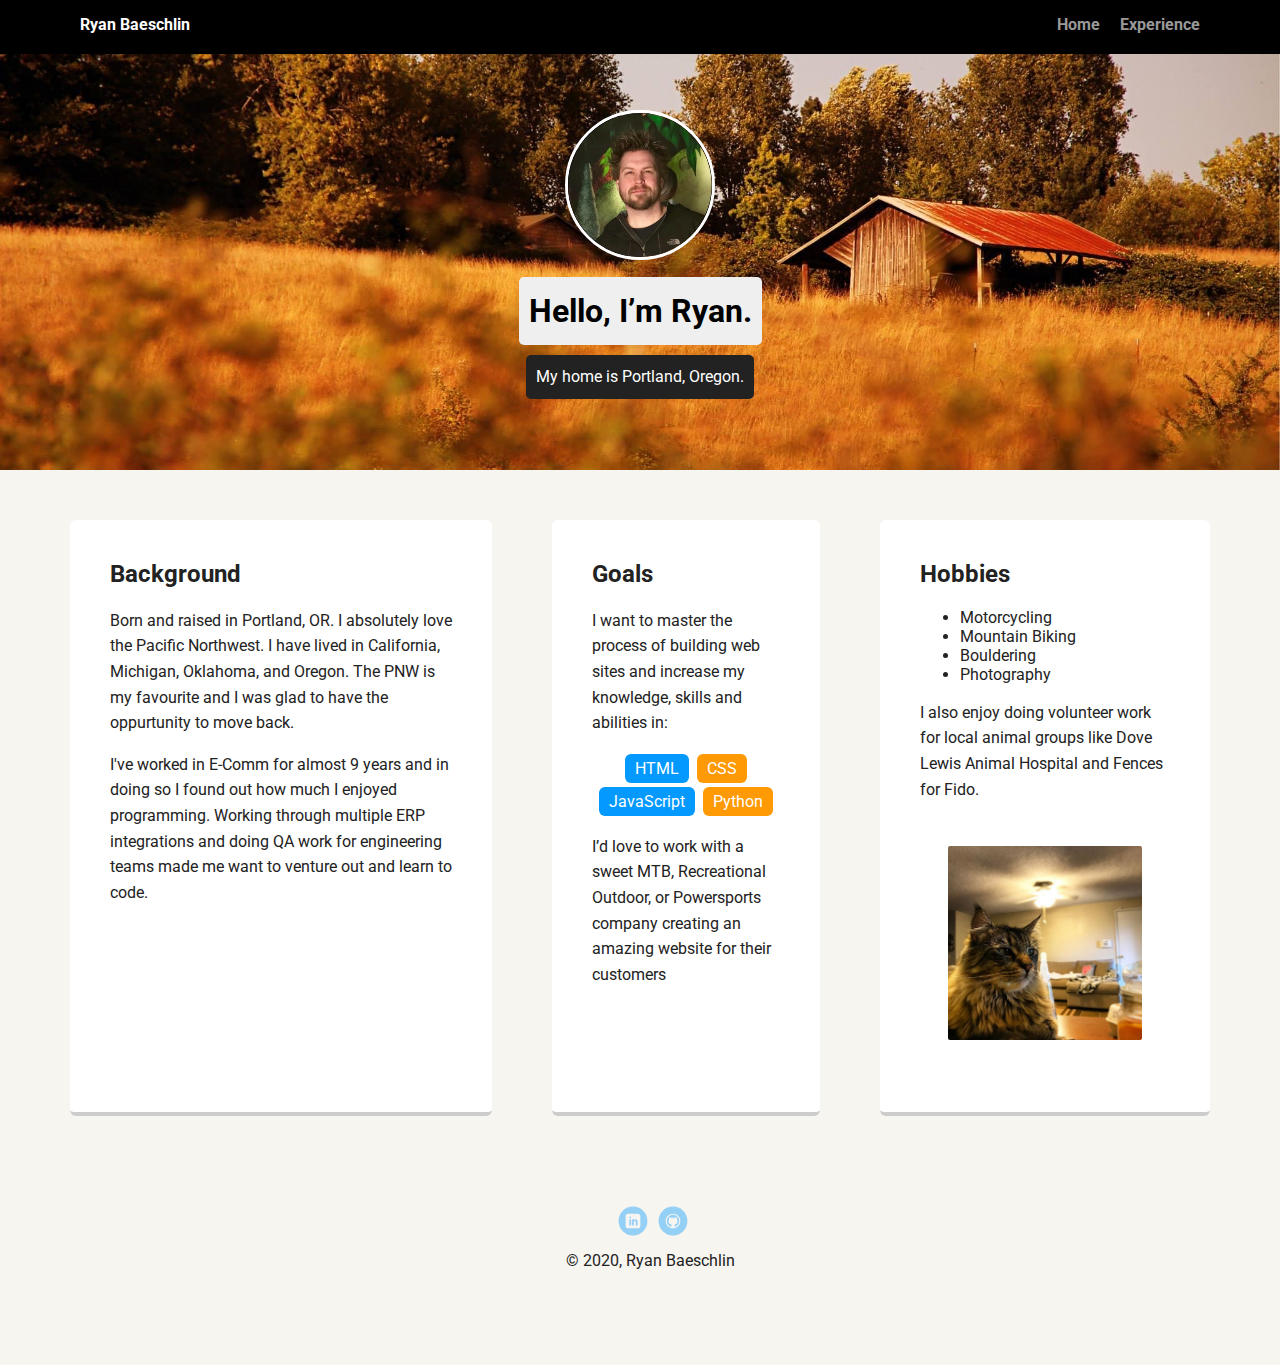
<file: portfolio_update_v1/index.html>
<!doctype html>
<html lang="en">
<head>
  <meta charset="utf-8">
  <title>Ryan Baeschlin's Profile</title>
  <meta name="viewport" content="width=device-width, initial-scale=1.0">
  <link rel="stylesheet" href="styles.css">
  <link href="https://fonts.googleapis.com/css?family=Muli%7CRoboto:400,300,500,700,900" rel="stylesheet"></head>
  <body>

    <nav class="main-nav">
        <ul class="nav">
          <li class="name">Ryan Baeschlin</li>
          <li><a href="index.html">Home</a></li>
          <li><a href="pages/experience.html">Experience</a></li>
        </ul>
      </nav>

    <header>
      <img src="images/rb-pic.jpg" alt="Photo of Ryan Baeschlin" class="profile-image">
      <h1 class="tag name">Hello, I’m Ryan.</h1>
      <p class="tag location">My home is Portland, Oregon.</p>
    </header>

    <main class="flex">
      <article class="card">
        <h2>Background</h2>
        <p>Born and raised in Portland, OR.  I absolutely love the Pacific Northwest.  I have lived in California, Michigan, Oklahoma, and Oregon.  The PNW is my favourite and I was glad to have the oppurtunity to move back.</p>
        <p>I've worked in E-Comm for almost 9 years and in doing so I found out how much I enjoyed programming.  Working through multiple ERP integrations and doing QA work for engineering teams made me want to venture out and learn to code.</p>
      </article> 

      <article class="card">
        <h2>Goals</h2>
        <p>I want to master the process of building web sites and increase my knowledge, skills and abilities in:</p>
        <ul class="skills">
          <li>HTML</li>
          <li>CSS</li>
          <li>JavaScript</li>
          <li>Python</li>
        </ul>
        <p>I’d love to work with a sweet MTB, Recreational Outdoor, or Powersports company creating an amazing website for their customers</p>
      </article>
      
      <article class="card">
        <h2>Hobbies</h2>
        <ul>
          <li>Motorcycling</li>
          <li>Mountain Biking</li>
          <li>Bouldering</li>
          <li>Photography</li>
        </ul>
        <p>I also enjoy doing volunteer work for local animal groups like Dove Lewis Animal Hospital and Fences for Fido.</p>
        <img src="images/teddy.jpeg" alt="Photo of Ryan's pet" class="hobbies-image">
      </article>

    </main>
    <footer>
      <ul>
        <li><a href="https://www.linkedin.com/in/ryan-baeschlin/" target="_blank" class="social linkedin">LinkedIn</a></li>
        <li><a href="https://github.com/rbaeschlin" target="_blank" class="social github">Github</a></li>
      </ul>
      <p class="copyright">&copy; 2020, Ryan Baeschlin</p>
    </footer>
  </body>
  </html>
</file>
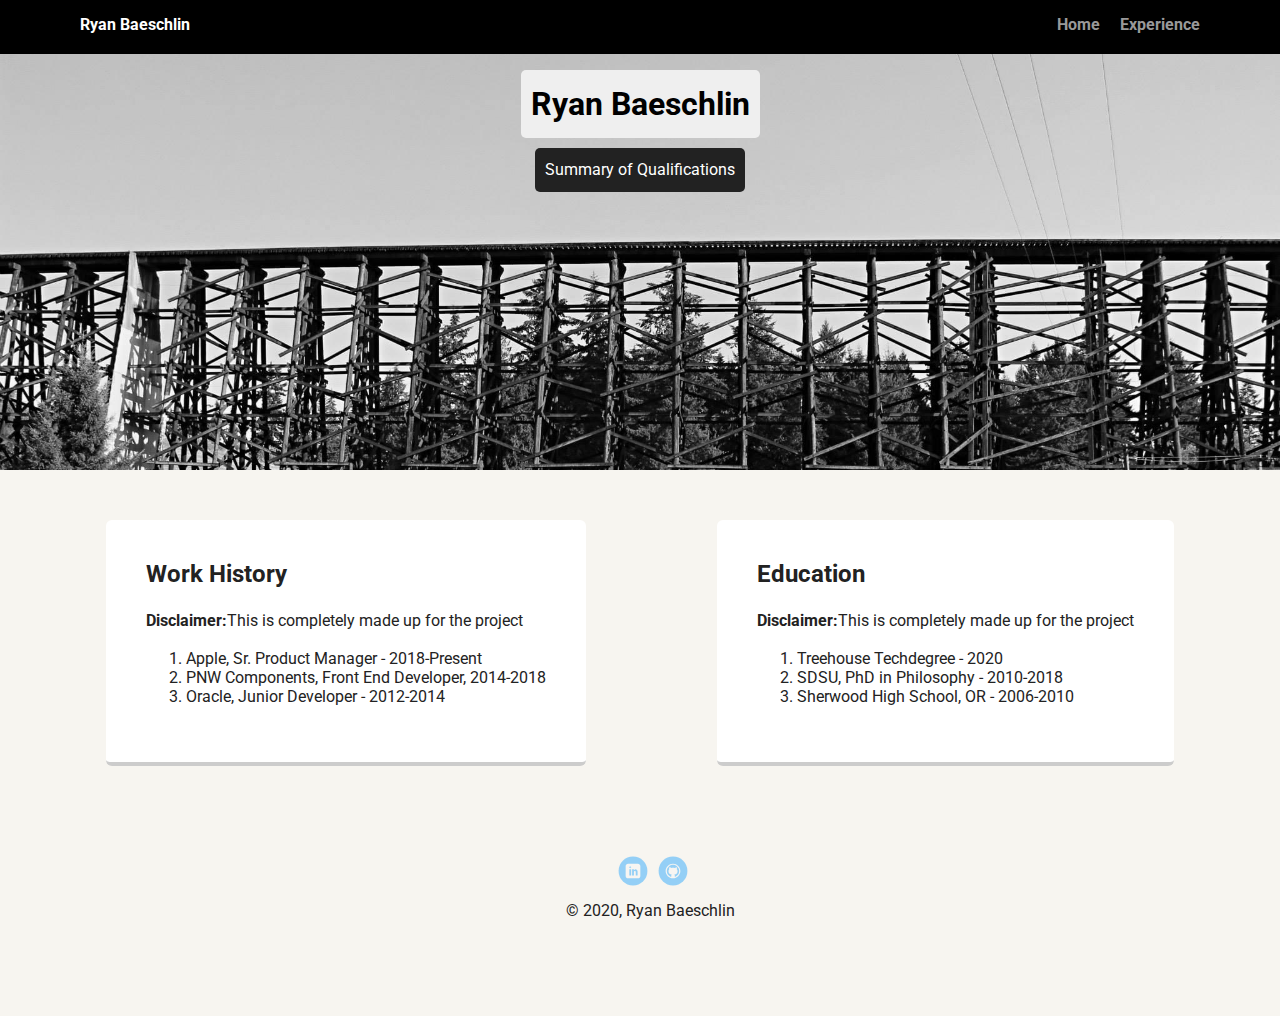
<file: portfolio_update_v1/pages/experience.html>
<!DOCTYPE html>
<html lang="en">
<head>
    <meta charset="UTF-8">
    <meta name="viewport" content="width=device-width, initial-scale=1.0">
    <title>Ryan Baeschlin's Experience</title>
    <link rel="stylesheet" href="../styles.css">
    <link href="https://fonts.googleapis.com/css?family=Muli%7CRoboto:400,300,500,700,900" rel="stylesheet"></head>
</head>
<body>
    <nav class="main-nav">
        <ul class="nav">
          <li class="name">Ryan Baeschlin</li>
          <li><a href="../index.html">Home</a></li>
          <li><a href="experience.html">Experience</a></li>
        </ul>
      </nav>

    <header class="experience-header">
      <h1 class="tag name">Ryan Baeschlin</h1>
      <p class="tag location">Summary of Qualifications</p>
      </header>
    <main class="flex">
      <article class="card">
        <h2>Work History</h2>
        <p><strong>Disclaimer:</strong>This is completely made up for the project</p>
        <ol>
          <li>Apple, Sr. Product Manager - 2018-Present</li>
          <li>PNW Components, Front End Developer, 2014-2018</li>
          <li>Oracle, Junior Developer - 2012-2014</li>
        </ol>
      </article>

      <article class="card">
        <h2>Education</h2>
        <p><strong>Disclaimer:</strong>This is completely made up for the project</p>
        <ol>
          <li>Treehouse Techdegree - 2020</li>
          <li>SDSU, PhD in Philosophy - 2010-2018</li>
          <li>Sherwood High School, OR - 2006-2010</li>
        </ol>
      </article>

    </main>
</body>
<footer>
    <ul>
      <li><a href="https://www.linkedin.com/in/ryan-baeschlin/" target="_blank" class="social linkedin">LinkedIn</a></li>
      <li><a href="https://github.com/rbaeschlin" target="_blank" class="social github">Github</a></li>
    </ul>
    <p class="copyright">&copy; 2020, Ryan Baeschlin</p>
  </footer>
</html>
</file>
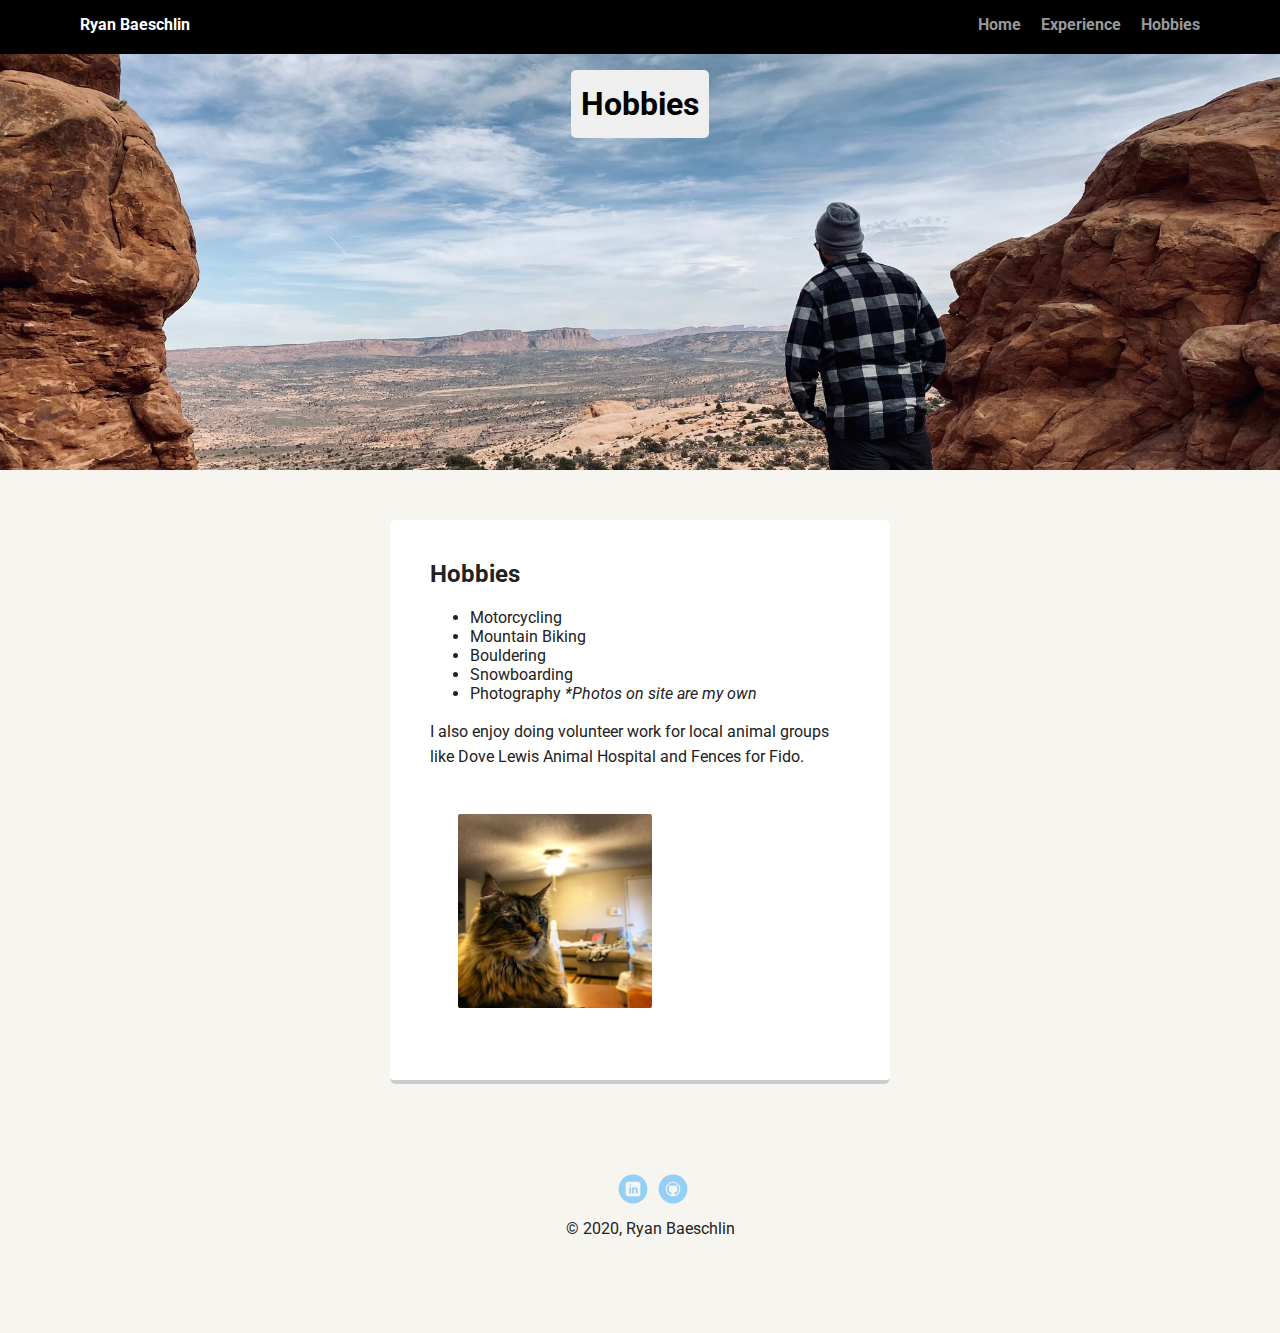
<file: portfolio_update_v1/pages/hobbies.html>
<!DOCTYPE html>
<html lang="en">
<head>
    <meta charset="UTF-8">
    <meta name="viewport" content="width=device-width, initial-scale=1.0">
    <title>Ryan Baeschlin's Hobbies</title>
    <link rel="stylesheet" href="../styles.css">
    <link href="https://fonts.googleapis.com/css?family=Muli%7CRoboto:400,300,500,700,900" rel="stylesheet">
</head>

<body>
    <nav class="main-nav">
        <ul class="nav">
          <li class="name">Ryan Baeschlin</li>
          <li><a href="../index.html">Home</a></li>
          <li><a href="experience.html">Experience</a></li>
          <li><a href="hobbies.html">Hobbies</a></li>
        </ul>
    </nav>

    <header class="hobbies-header">
        <h1 class="tag name">Hobbies</h1>
    </header>

    <main class="flex">
      <article class="card">
        <h2>Hobbies</h2>
        <ul>
          <li>Motorcycling</li>
          <li>Mountain Biking</li>
          <li>Bouldering</li>
          <li>Snowboarding</li>
          <li>Photography<em> *Photos on site are my own</em></li>
        </ul>
        <p>I also enjoy doing volunteer work for local animal groups like Dove Lewis Animal Hospital and Fences for Fido.</p>
        <img src="../images/teddy.jpeg" alt="Photo of Ryan's pet" class="hobbies-image">
      </article>
    </main>     
    <footer>
        <ul>
            <li><a href="https://www.linkedin.com/in/ryan-baeschlin/" target="_blank" class="social linkedin">LinkedIn</a></li>
            <li><a href="https://github.com/rbaeschlin" target="_blank" class="social github">Github</a></li>
        </ul>
        <p class="copyright">&copy; 2020, Ryan Baeschlin</p>
    </footer>     
</body>
</html>
</file>
<file: portfolio_update_v1/styles.css>
/* Global Layout Set-up */
* { 
  box-sizing: border-box;
}
  
body {
  margin: 0;
  padding: 0;
  text-align: center;
  font-family: 'Roboto', sans-serif;
  color: #222;
  background: #f7f5f0;
}
/* Link Styles */

a {
  text-decoration: none;
  color: #999;
}
a:hover {
  color: #6633ff;
}

/* Section Styles */

.main-nav {
  width: 100%;
  background: black;
  min-height: 30px;
  padding: 10px;
  position: fixed;
  text-align: center;
}
.nav {
  display: flex;
  justify-content: space-around;
  font-weight: 700;
  list-style-type: none;
  margin: 0 auto;
  padding: 0;
}

.nav .name {
    display: block;
    margin-right: auto;
    color: white;
}
.nav li {
  padding: 5px 10px 10px 10px;
}
.nav a {
  transition: all .5s;
}
.nav a:hover {
  color: white;
}


header {
  text-align: center;
  background: url('images/countryside.jpg') no-repeat center ;
  background-size: cover;
  overflow: hidden;
  padding-top: 60px;
}
header {
  line-height: 1.5;
}
header .profile-image {
  margin-top: 50px;
  width: 150px;
  height: 150px;
  border-radius: 50%;
  border: 3px solid white;
  transition: all .5s;
}
header .profile-image:hover {
  transform: scale(1.5) rotate(10deg);
}

.experience-header {
  text-align: center;
  background: url('images/railroad.jpg') no-repeat center top;
  background-size: cover;
  overflow: hidden;
  padding-top: 60px;
}

.hobbies-header {
  text-align: center;
  background: url('images/moab-arches-2019.jpg') no-repeat center;
  background-size: cover;
  overflow: hidden;
  padding-top: 60px;
}

.tag {
  background-color: #efefef;
  color: black;
  padding: 10px;
  border-radius: 5px;
  display: table;
  margin: 10px auto;
} 
.location {
  background-color: #222;
  color: white;
}
.card {
  margin: 30px;
  padding: 20px 40px 40px;
  max-width: 500px;
  text-align: left;
  background: #fff;
  border-bottom: 4px solid #ccc;
  border-radius: 6px;
  transition: all .5s;
}
.card:hover {
  border-color: #ff99ff;
}

.hobbies-image {
  margin: 25px;
  width: 200px;
  height: 200px;
  border-radius: 5px;
  border: 3px solid white;
  transition: all .5s;
}

ul.skills {
  padding: 0;
  text-align: center;
}

.skills li {
  border-radius: 6px;
  display: inline-block;
  background: #ff9904;
  color: white;
  padding: 5px 10px;
  margin: 2px;
}

.skills li:nth-child(odd) {
  background: #0399ff;
}

footer {
  width: 100%;
  min-height: 30px;
  padding: 20px 0 40px 20px;
}

footer .copyright {
  top: -8px;
  font-size: .75em;
}

footer ul {
  list-style-type: none;
  margin: 0;
  padding: 0;
}

footer ul li {
  display: inline-block;
}

a.social {
  display: inline-block;
  text-indent: -9999px;
  margin-left: 5px;
  width: 30px;
  height: 30px;
  background-size: 30px 30px;
  opacity: .4;
  transition: all .5s;
}
a.twitter {
  background-image: url(images/twitter.svg);
}
a.linkedin {
  background-image: url(images/linkedin.svg);
}
a.github {
  background-image: url(images/github.svg);
}
a.social:hover {
  opacity: 1;
}
.clearfix {
  clear: both;
}

/* Styles for larger screens */
@media screen and (min-width: 720px) {
  
  .flex {
      display: -ms-flexbox;      /* TWEENER - IE 10 */
      display: flex; 
      max-width: 1200px;
      -ms-flex-pack: distribute;
      justify-content: space-around;
      margin: 0 auto;
  }

  header {
    min-height: 470px;
  }

  .nav {
    max-width: 1200px;
    padding: 0 30px;
  }


  main {
    padding-top: 20px;
  }

  main p {
    line-height: 1.6em;
  }

  footer {
    font-size: 1.3em;
    max-width: 1200px;
    margin: 40px auto;
  }

}
</file>
